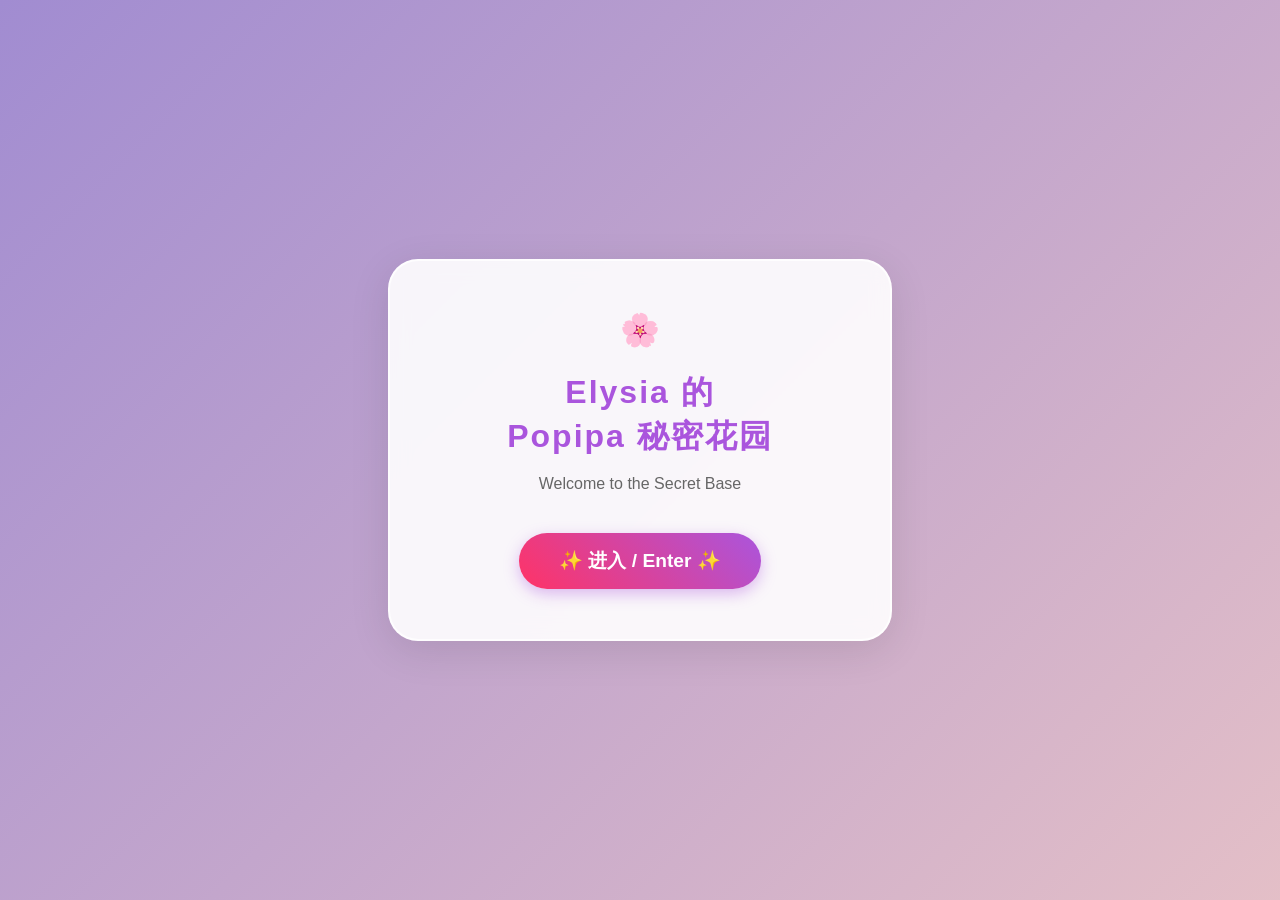
<file: index.html>
<!DOCTYPE html>
<html lang="zh-CN">
<head>
    <meta charset="UTF-8">
    <meta name="viewport" content="width=device-width, initial-scale=1.0">
    <title>Elysia's Secret Garden</title>
    <style>
        /* --- 梦幻背景：流动的彩沙紫 + 香澄红 --- */
        body {
            margin: 0;
            padding: 0;
            height: 100vh;
            display: flex;
            justify-content: center;
            align-items: center;
            background: linear-gradient(-45deg, #ff9a9e, #fad0c4, #fad0c4, #a18cd1);
            background-size: 400% 400%;
            animation: gradientBG 15s ease infinite;
            font-family: "Helvetica Neue", Helvetica, Arial, sans-serif;
        }

        @keyframes gradientBG {
            0% { background-position: 0% 50%; }
            50% { background-position: 100% 50%; }
            100% { background-position: 0% 50%; }
        }

        /* --- 入口卡片 --- */
        .welcome-card {
            background: rgba(255, 255, 255, 0.9);
            padding: 50px;
            border-radius: 30px;
            box-shadow: 0 10px 40px rgba(0,0,0,0.1);
            text-align: center;
            max-width: 400px;
            width: 80%;
            backdrop-filter: blur(10px);
            border: 2px solid rgba(255,255,255,0.8);
            animation: float 6s ease-in-out infinite;
        }

        @keyframes float {
            0% { transform: translateY(0px); }
            50% { transform: translateY(-20px); }
            100% { transform: translateY(0px); }
        }

        h1 {
            color: #aa55dd; /* Arisa Purple */
            margin-bottom: 10px;
            font-size: 2em;
            letter-spacing: 2px;
        }
        
        .subtitle {
            color: #666;
            margin-bottom: 40px;
            font-size: 1em;
            font-weight: 300;
        }

        /* --- 进入按钮 --- */
        .enter-btn {
            display: inline-block;
            padding: 15px 40px;
            background: linear-gradient(45deg, #ff3366, #aa55dd);
            color: white;
            text-decoration: none;
            border-radius: 50px;
            font-size: 1.2em;
            font-weight: bold;
            box-shadow: 0 5px 15px rgba(170, 85, 221, 0.4);
            transition: transform 0.3s, box-shadow 0.3s;
        }

        .enter-btn:hover {
            transform: scale(1.1); /* 鼠标放上去变大 */
            box-shadow: 0 8px 25px rgba(170, 85, 221, 0.6);
        }

        .flower {
            font-size: 2em;
            margin-bottom: 20px;
            display: block;
            animation: spin 10s linear infinite;
        }
        @keyframes spin { 100% { transform: rotate(360deg); } }

    </style>
</head>
<body>

    <div class="welcome-card">
        <span class="flower">🌸</span>
        <h1>Elysia 的<br>Popipa 秘密花园</h1>
        <p class="subtitle">Welcome to the Secret Base</p>
        
        <a href="main.html" class="enter-btn">✨ 进入 / Enter ✨</a>
    </div>

</body>
</html>
</file>
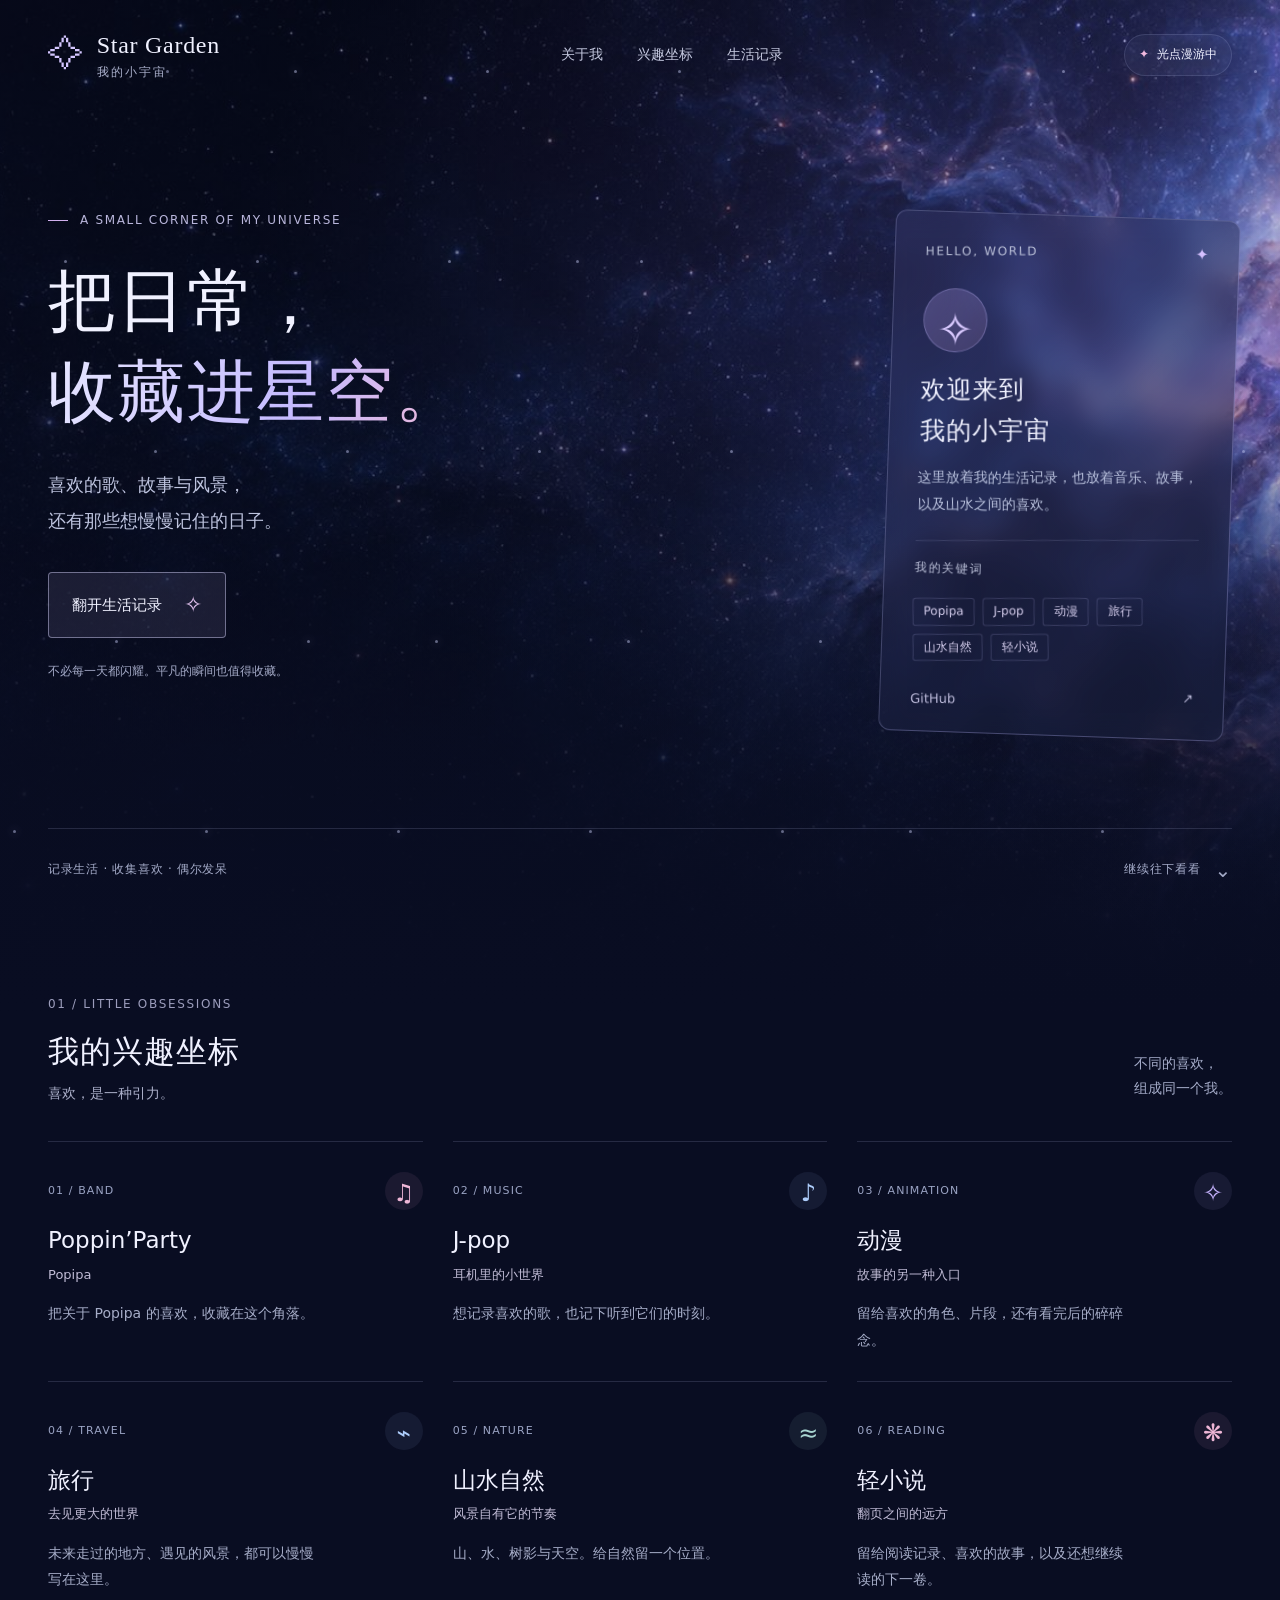
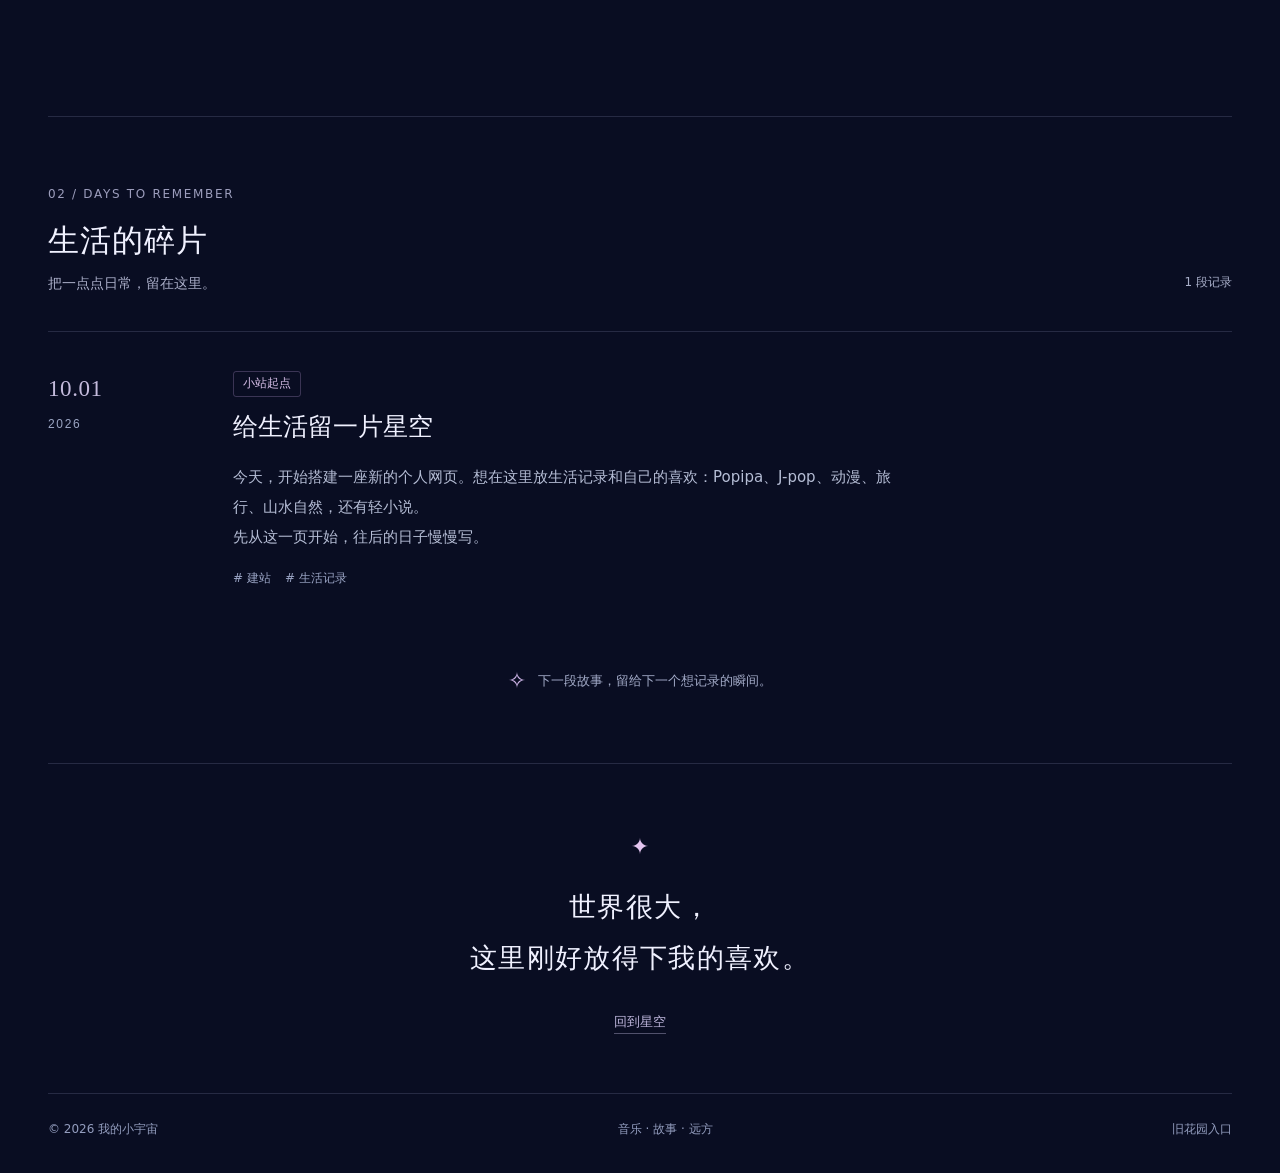
<file: star-garden/index.html>
<!doctype html>
<html lang="zh-CN">
<head>
  <meta charset="utf-8">
  <meta name="viewport" content="width=device-width, initial-scale=1">
  <meta name="theme-color" content="#090d22">
  <meta name="description" content="一片装着生活记录、Poppin’Party、J-pop、动漫、旅行、山水自然和轻小说的小宇宙。">
  <title>我的小宇宙 · Star Garden</title>
  <link rel="icon" type="image/svg+xml" href="./assets/favicon.svg">
  <link rel="stylesheet" href="./style.css">
  <script src="./content.js" defer></script>
  <script src="./script.js" defer></script>
</head>
<body>
  <a class="skip-link" href="#main">跳到正文</a>
  <div class="sky" aria-hidden="true"></div>
  <div class="light-points" aria-hidden="true"></div>
  <header class="header wrap">
    <a class="brand" href="#home"><span class="brand-star" aria-hidden="true">✧</span><span>Star Garden<small>我的小宇宙</small></span></a>
    <nav aria-label="主导航"><a href="#about">关于我</a><a href="#interests">兴趣坐标</a><a href="#journal">生活记录</a></nav>
    <button class="motion-button" type="button" aria-pressed="false" aria-label="暂停光点动画"><span aria-hidden="true">✦</span><span class="motion-label">光点漫游中</span></button>
  </header>
  <main id="main">
    <section class="hero wrap" id="home" aria-labelledby="hero-title">
      <div class="hero-copy">
        <p class="eyebrow"><span></span> A SMALL CORNER OF MY UNIVERSE</p>
        <h1 id="hero-title">把日常，<br><span>收藏进星空。</span></h1>
        <p class="hero-description">喜欢的歌、故事与风景，<br>还有那些想慢慢记住的日子。</p>
        <a class="primary-link" href="#journal">翻开生活记录 <span aria-hidden="true">✧</span></a>
        <p class="hero-footnote">不必每一天都闪耀。平凡的瞬间也值得收藏。</p>
      </div>
      <aside class="identity" id="about" aria-labelledby="about-title">
        <div class="identity-top"><span class="small-label">HELLO, WORLD</span><span aria-hidden="true">✦</span></div>
        <div class="profile-mark" aria-hidden="true">✧</div>
        <h2 id="about-title">欢迎来到<br>我的小宇宙</h2>
        <p id="profile-intro"></p>
        <div class="identity-divider"></div>
        <span class="small-label">我的关键词</span>
        <div class="profile-tags" id="profile-tags"></div>
        <a id="github-link" class="profile-link" href="https://github.com/Ichigayaayasarisa" target="_blank" rel="noopener noreferrer">GitHub <span aria-hidden="true">↗</span><span class="sr-only">，在新标签页打开</span></a>
      </aside>
      <div class="hero-bottom"><span>记录生活 · 收集喜欢 · 偶尔发呆</span><a href="#interests">继续往下看看 <span aria-hidden="true">⌄</span></a></div>
    </section>
    <section class="interests-section wrap" id="interests" aria-labelledby="interests-title">
      <div class="section-heading"><div><p class="eyebrow">01 / LITTLE OBSESSIONS</p><h2 id="interests-title">我的兴趣坐标<span>喜欢，是一种引力。</span></h2></div><p>不同的喜欢，<br>组成同一个我。</p></div>
      <div class="interest-grid" id="interest-grid"></div>
    </section>
    <section class="journal-section wrap" id="journal" aria-labelledby="journal-title">
      <div class="section-heading"><div><p class="eyebrow">02 / DAYS TO REMEMBER</p><h2 id="journal-title">生活的碎片<span>把一点点日常，留在这里。</span></h2></div><span class="journal-count" id="journal-count"></span></div>
      <div class="journal-list" id="journal-list"></div>
      <p class="journal-end"><span aria-hidden="true">✧</span> 下一段故事，留给下一个想记录的瞬间。</p>
    </section>
    <section class="closing wrap" aria-label="页尾寄语"><span aria-hidden="true">✦</span><p>世界很大，<br>这里刚好放得下我的喜欢。</p><a href="#home">回到星空</a></section>
  </main>
  <footer class="footer wrap"><span>© <span id="year"></span> 我的小宇宙</span><span>音乐 · 故事 · 远方</span><a href="https://ichigayaayasarisa.github.io/" target="_blank" rel="noopener noreferrer">旧花园入口 <span class="sr-only">，在新标签页打开</span></a></footer>
</body>
</html>
</file>
<file: star-garden/style.css>
:root{color-scheme:dark;--bg:#090d22;--text:#f0f1ff;--muted:#a8aec9;--line:rgba(183,194,237,.16);--accent:#bbbaff;--pink:#f2badf;--panel:rgba(20,27,57,.66)}
*{box-sizing:border-box}html{scroll-behavior:smooth;scroll-padding-top:30px}body{margin:0;background:var(--bg);color:var(--text);font-family:"Microsoft YaHei","PingFang SC",system-ui,sans-serif;font-size:16px;line-height:1.8}a{color:inherit;text-decoration:none}button{font:inherit;color:inherit}a,button{-webkit-tap-highlight-color:transparent}a:focus-visible,button:focus-visible{outline:2px solid var(--pink);outline-offset:6px}.wrap{width:min(1200px,calc(100% - 96px));margin-inline:auto}.sky{position:absolute;inset:0 0 auto;height:1020px;pointer-events:none;background:radial-gradient(ellipse at 85% 24%,rgba(96,74,164,.34),transparent 54%),linear-gradient(180deg,transparent 52%,var(--bg)),url('./assets/starfield.jpg') center top/cover no-repeat;z-index:-2}.sky:after{content:"";position:absolute;inset:0;background:linear-gradient(90deg,rgba(9,13,34,.64),rgba(9,13,34,.08)),linear-gradient(0deg,var(--bg),transparent 65%)}.light-points{position:absolute;inset:0;height:1000px;pointer-events:none;overflow:hidden;z-index:-1}.light-points i{position:absolute;width:3px;height:3px;border-radius:50%;background:#d1d6ff;box-shadow:0 0 9px #bebeff;opacity:.45;animation:glimmer 5s ease-in-out infinite alternate}@keyframes glimmer{from{opacity:.15;transform:translateY(0)}to{opacity:.8;transform:translateY(-9px)}}.header{display:flex;align-items:center;justify-content:space-between;gap:20px;padding-block:30px}.brand{display:flex;align-items:center;gap:12px;font-family:Georgia,serif;font-size:24px;line-height:1.25;letter-spacing:.03em}.brand-star{font-size:36px;color:#d4c6ff}.brand small{display:block;font-family:"Microsoft YaHei",sans-serif;font-size:12px;letter-spacing:.18em;color:var(--muted);margin-top:5px}.header nav{display:flex;gap:34px;color:#c4c8df;font-size:14px}.header nav a{padding:8px 0;transition:color .2s}.header nav a:hover{color:#fff}.motion-button{display:flex;align-items:center;gap:8px;background:rgba(152,163,227,.07);border:1px solid var(--line);border-radius:30px;padding:9px 14px;font-size:12px;cursor:pointer}.motion-button>span:first-child{color:var(--pink)}.hero{position:relative;display:grid;grid-template-columns:1.25fr .75fr;gap:70px;padding-top:100px;min-height:750px;align-items:start}.eyebrow{display:flex;align-items:center;gap:12px;font-size:12px;color:#b9b6db;letter-spacing:.14em;margin:0 0 24px}.eyebrow>span{width:20px;height:1px;background:#d1b0ee}.hero h1{font-size:clamp(44px,5.3vw,72px);font-weight:500;line-height:1.34;letter-spacing:.02em;margin:0 0 30px}.hero h1>span{background:linear-gradient(110deg,#e7e7ff,#c4baff 60%,#efb7d6);background-clip:text;color:transparent}.hero-description{font-size:18px;color:#bec4df;line-height:2;margin:0 0 33px}.primary-link{display:inline-flex;align-items:center;gap:22px;border:1px solid rgba(217,215,255,.45);background:rgba(201,197,255,.1);padding:12px 23px;border-radius:4px;font-size:15px;transition:background .2s,transform .2s}.primary-link:hover{background:rgba(201,197,255,.2);transform:translateY(-2px)}.primary-link span{color:#e2c2ef;font-size:22px}.hero-footnote{font-size:12px;color:#a3a9c6;margin-top:23px}.identity{width:100%;max-width:345px;margin:5px 0 0 auto;padding:25px 30px;border:1px solid rgba(182,183,239,.28);background:linear-gradient(135deg,rgba(53,54,103,.38),rgba(17,25,50,.5));border-radius:12px;backdrop-filter:blur(12px);box-shadow:0 20px 65px rgba(0,0,0,.12);transform:rotate(2deg)}.identity>*{transform:rotate(-2deg)}.identity-top{display:flex;justify-content:space-between;color:#d5c0ff}.small-label{font-size:12px;letter-spacing:.14em;color:#bbc0d8}.profile-mark{margin:22px 0 13px;width:64px;height:64px;background:linear-gradient(130deg,rgba(186,168,255,.26),rgba(241,169,211,.13));border:1px solid rgba(190,181,250,.3);border-radius:50%;display:grid;place-items:center;font-size:45px;color:#d9c9ff}.identity h2{font-weight:500;font-size:25px;line-height:1.65;letter-spacing:.04em;margin:0 0 13px}.identity p{font-size:14px;color:#b8c0dc;line-height:1.95;margin:0}.identity-divider{height:1px;background:var(--line);margin:21px 0 16px}.profile-tags{display:flex;flex-wrap:wrap;gap:8px;margin-top:12px}.profile-tags span{font-size:12px;padding:2px 10px;border:1px solid rgba(181,180,235,.2);border-radius:3px;color:#d4cdec}.profile-link{display:flex;justify-content:space-between;margin-top:26px;font-size:13px;color:#bbb9d9}.hero-bottom{grid-column:1/-1;display:flex;justify-content:space-between;align-items:center;border-top:1px solid var(--line);padding:23px 0;font-size:12px;color:#a4abc8;letter-spacing:.06em;margin-top:22px}.hero-bottom a{display:flex;align-items:center;gap:14px}.hero-bottom a span{font-size:20px}.interests-section{padding-top:83px;padding-bottom:95px}.section-heading{display:flex;justify-content:space-between;align-items:end;gap:30px;margin-bottom:37px}.section-heading .eyebrow{margin-bottom:12px;color:#9c9dbc}.section-heading h2{font-size:31px;font-weight:500;margin:0;letter-spacing:.03em;line-height:1.5}.section-heading h2 span{display:block;font-size:14px;color:#aaaec8;font-weight:400;letter-spacing:0;margin-top:9px}.section-heading>p{font-size:14px;color:#a4abc8;margin:0 0 3px}.interest-grid{display:grid;grid-template-columns:repeat(3,1fr);gap:0 30px}.interest{position:relative;padding:30px 0 28px;border-top:1px solid var(--line)}.interest-top{display:flex;align-items:center;justify-content:space-between;margin-bottom:14px}.interest .small-label{font-size:11px;letter-spacing:.1em;color:#9aa3c3}.interest-symbol{width:38px;height:38px;display:grid;place-items:center;background:rgba(195,173,255,.08);border-radius:50%;font-size:24px;color:#c7b4ff}.interest.pink .interest-symbol{color:#eeb6d6;background:rgba(240,169,210,.08)}.interest.blue .interest-symbol{color:#adccfa;background:rgba(160,193,249,.08)}.interest.mint .interest-symbol{color:#a8d5d1;background:rgba(168,213,209,.08)}.interest h3{font-size:23px;font-weight:500;line-height:1.4;margin:0 0 6px}.interest-alias{font-size:13px;color:#c1bcd6;margin:0 0 14px}.interest-description{font-size:14px;color:#a6adc8;line-height:1.9;margin:0;max-width:30ch}.journal-section{border-top:1px solid var(--line);padding-top:67px;padding-bottom:50px}.journal-count{font-size:12px;color:#a8aec9}.journal-entry{display:grid;grid-template-columns:150px 1fr;border-top:1px solid var(--line);padding:36px 0 39px;gap:35px}.entry-date{font-family:Georgia,serif;font-size:23px;letter-spacing:.025em;color:#c4bbdc}.entry-date small{display:block;font-family:"Microsoft YaHei",sans-serif;font-size:12px;color:#9ca6c4;letter-spacing:.14em;margin-top:5px}.entry-label{display:inline-block;font-size:12px;color:#d7bfe8;border:1px solid rgba(207,172,235,.25);border-radius:3px;padding:1px 9px;margin:0 0 11px}.journal-entry h3{font-size:25px;font-weight:500;margin:0 0 17px;line-height:1.5}.entry-text{color:#b5bdd5;font-size:15px;white-space:pre-line;line-height:2;max-width:70ch;margin:0 0 16px}.entry-tags{display:flex;gap:14px;flex-wrap:wrap;color:#9aa4c4;font-size:12px}.journal-end{display:flex;align-items:center;justify-content:center;gap:12px;font-size:13px;color:#a3abc8;padding:19px 0 0}.journal-end>span{color:#cfb6e9;font-size:22px}.closing{position:relative;text-align:center;border-top:1px solid var(--line);padding:63px 0 57px}.closing>span{color:#e3c5ef;font-size:22px}.closing p{font-family:Georgia,"Microsoft YaHei",serif;font-size:27px;letter-spacing:.05em;line-height:1.9;margin:15px 0 23px}.closing a{font-size:13px;color:#bfb7dd;border-bottom:1px solid rgba(191,183,221,.4);padding-bottom:4px}.footer{display:flex;justify-content:space-between;gap:20px;padding:25px 0 32px;border-top:1px solid var(--line);color:#939dbe;font-size:12px}.footer a:hover{color:#d7d9ed}.skip-link{position:fixed;top:-80px;left:15px;background:#fff;color:#15152c;padding:10px 20px;z-index:10}.skip-link:focus{top:15px}.sr-only{position:absolute;width:1px;height:1px;padding:0;margin:-1px;overflow:hidden;clip:rect(0,0,0,0);white-space:nowrap;border:0}.motion-paused .light-points i{animation-play-state:paused}
@media(min-width:1600px){.hero{gap:150px}.sky{background-position:center 38%;height:1150px}}@media(max-width:1000px){.wrap{width:calc(100% - 64px)}.hero{gap:35px;padding-top:75px;grid-template-columns:1.1fr .9fr}.header nav{gap:24px}.motion-label{display:none}.identity{padding:24px}.hero h1{font-size:52px}.interest-grid{gap:0 24px}.interest h3{font-size:21px}}@media(max-width:700px){.wrap{width:calc(100% - 40px)}.header{flex-wrap:wrap;padding-top:23px;gap:16px}.brand{font-size:22px}.brand-star{font-size:31px}.header nav{order:3;width:100%;gap:28px;padding-top:10px;border-top:1px solid var(--line)}.motion-button{padding:6px 12px}.hero{display:flex;flex-direction:column;gap:43px;padding-top:48px;min-height:0}.hero h1{font-size:clamp(40px,9.7vw,57px);margin-bottom:24px}.eyebrow{font-size:10px;letter-spacing:.095em}.hero-description{font-size:16px;margin-bottom:26px}.hero-footnote{font-size:12px;max-width:29ch}.identity{max-width:none;margin:0;transform:none;padding:25px}.identity>*{transform:none}.profile-mark{float:right;margin:16px 0 0 18px;width:54px;height:54px;font-size:38px}.identity h2{font-size:23px;margin-top:20px}.identity h2 br{display:none}.identity p{max-width:30ch}.identity-divider{clear:both}.profile-tags span{font-size:13px}.profile-link{font-size:14px}.hero-bottom{width:100%;margin-top:0;gap:15px;font-size:11px;letter-spacing:0}.hero-bottom>a{gap:5px;white-space:nowrap}.interests-section{padding-top:55px;padding-bottom:50px}.section-heading{gap:18px;margin-bottom:28px}.section-heading h2{font-size:27px}.section-heading>p{display:none}.section-heading h2 span{font-size:13px}.interest-grid{grid-template-columns:repeat(2,minmax(0,1fr));gap:0 24px}.interest{padding:22px 0}.interest .small-label{font-size:9px}.interest-symbol{width:29px;height:29px;font-size:20px}.interest h3{font-size:20px;overflow-wrap:anywhere}.interest-alias{font-size:12px}.interest-description{font-size:14px}.journal-section{padding-top:45px}.journal-entry{grid-template-columns:1fr;gap:18px;padding-top:26px}.entry-date{display:flex;align-items:center;gap:12px;font-size:20px}.entry-date small{margin:0}.journal-entry h3{font-size:23px}.entry-text{font-size:15px}.journal-end{align-items:flex-start;font-size:12px;line-height:1.9}.closing{padding:44px 0}.closing p{font-size:24px}.footer{flex-wrap:wrap;font-size:11px;gap:10px}.footer>span:nth-child(2){display:none}.sky{height:1150px;background-position:64% top}.sky:after{background:linear-gradient(0deg,var(--bg),rgba(9,13,34,.12) 85%)}}@media(prefers-reduced-motion:reduce){html{scroll-behavior:auto}.light-points i{animation:none}.primary-link{transition:none}}@media print{.sky,.light-points,.motion-button,.primary-link,.hero-bottom,.closing,.header nav{display:none}body{background:white;color:black}.wrap{width:100%}.hero{min-height:0;padding-top:30px}.identity{transform:none;background:none}.identity>*{transform:none}p,.entry-text,.interest-description{color:#333!important}.hero h1>span{background:none;color:inherit}.interest-grid{grid-template-columns:repeat(3,1fr)}}
</file>
